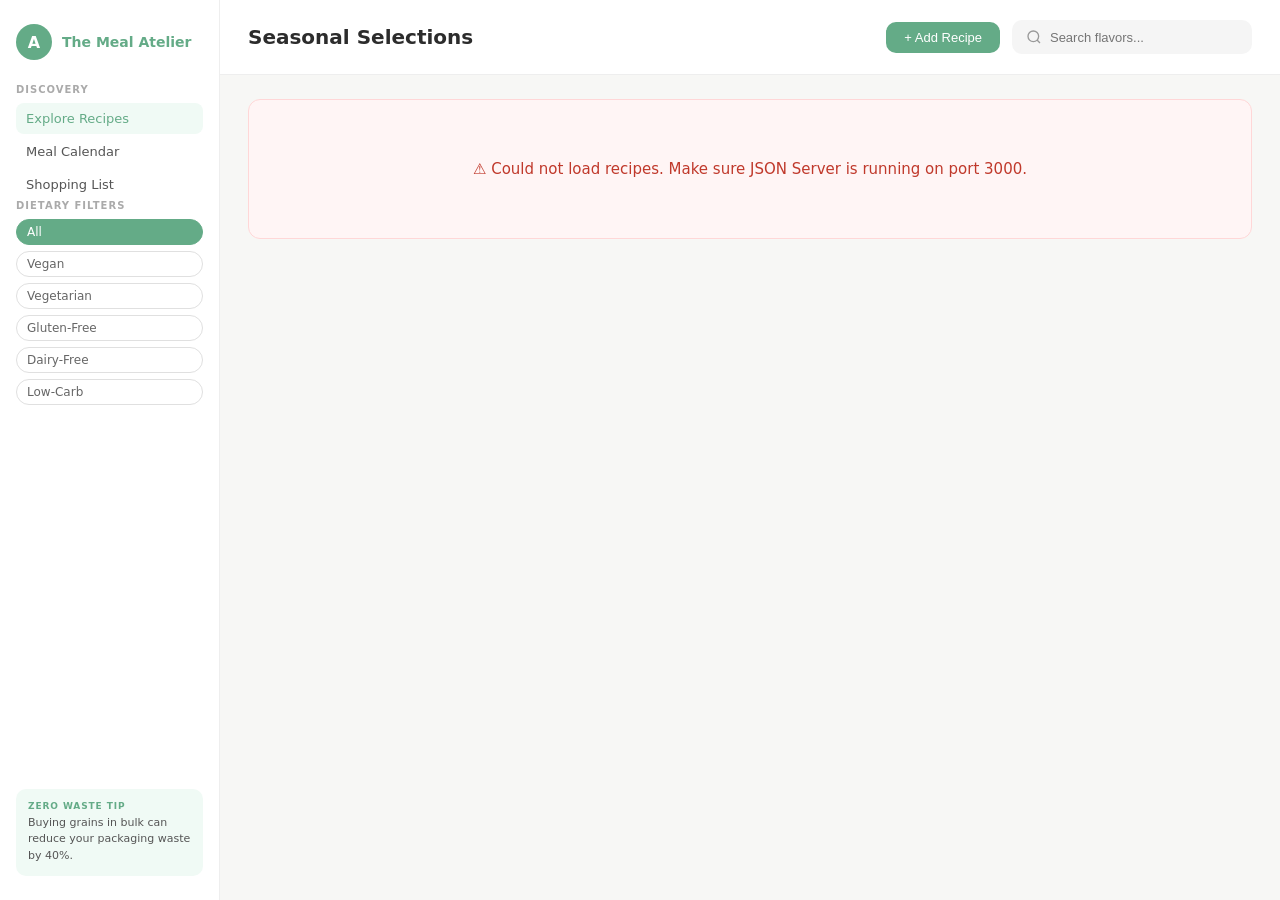
<file: index.html>
<!DOCTYPE html>
<html lang="en">
<head>
  <meta charset="UTF-8">
  <meta name="viewport" content="width=device-width, initial-scale=1.0">
  <title>The Meal Atelier</title>
  <link rel="stylesheet" href="css/style.css">
</head>
<body>

  <aside class="left-box">
    <div class="logo-section">
      <div class="avatar">A</div>
      <h1 class="brand-name">The Meal Atelier</h1>
    </div>

    <nav>
      <div class="menu-group">
        <p class="menu-label">DISCOVERY</p>
        <ul>
          <li class="active-menu">Explore Recipes</li>
          <li onclick="window.location.href='planner.html'">Meal Calendar</li>
          <li onclick="window.location.href='grocery.html'">Shopping List</li>
        </ul>
      </div>

      <div class="menu-group">
        <p class="menu-label">DIETARY FILTERS</p>
        <div class="filter-tags">
          <span class="filter-tag active-filter" data-filter="All">All</span>
          <span class="filter-tag" data-filter="Vegan">Vegan</span>
          <span class="filter-tag" data-filter="Vegetarian">Vegetarian</span>
          <span class="filter-tag" data-filter="Gluten-Free">Gluten-Free</span>
          <span class="filter-tag" data-filter="Dairy-Free">Dairy-Free</span>
          <span class="filter-tag" data-filter="Low-Carb">Low-Carb</span>
        </div>
      </div>
    </nav>

    <div class="tip-box">
      <p class="tip-label">ZERO WASTE TIP</p>
      <p class="tip-text">Buying grains in bulk can reduce your packaging waste by 40%.</p>
    </div>
  </aside>

  <div class="main-content">

  <div class="top-bar">
    <div class="header-text">
      <h2>Seasonal Selections</h2>
    </div>
    <div class="topbar-actions">
      <button id="toggleFormBtn" class="btn-add-recipe" onclick="toggleAddForm()">
        + Add Recipe
      </button>
      <div class="search-box">
        <svg width="18" height="18" viewBox="0 0 24 24" fill="none" stroke="#999" stroke-width="2">
          <circle cx="11" cy="11" r="8"></circle>
          <line x1="21" y1="21" x2="16.65" y2="16.65"></line>
        </svg>
        <input type="text" id="searchInput" placeholder="Search flavors...">
      </div>
    </div>
  </div>

    <main id="container" aria-live="polite"></main>
    
    <div id="addRecipeContainer" style="display:none;">
      <section class="add-recipe-section" id="addRecipeSection">
        <h2 class="section-title">Add a Recipe</h2>
        <form id="addRecipeForm" novalidate>

          <div class="form-row">
            <div class="input-group">
              <label for="r-title">Recipe Title <span class="required">*</span></label>
              <input type="text" id="r-title" placeholder="e.g. Avocado Toast">
              <span class="error-msg" id="err-title"></span>
            </div>
            <div class="input-group">
              <label for="r-calories">Calories (kcal) <span class="required">*</span></label>
              <input type="number" id="r-calories" placeholder="e.g. 320" min="1">
              <span class="error-msg" id="err-calories"></span>
            </div>
          </div>

          <div class="form-row">
            <div class="input-group">
              <label for="r-rating">Rating (1–5) <span class="required">*</span></label>
              <input type="number" id="r-rating" placeholder="e.g. 4.5" min="1" max="5" step="0.1">
              <span class="error-msg" id="err-rating"></span>
            </div>
            <div class="input-group">
              <label for="r-category">Dietary Category <span class="required">*</span></label>
              <select id="r-category" multiple>
                <option value="Vegan">Vegan</option>
                <option value="Vegetarian">Vegetarian</option>
                <option value="Gluten-Free">Gluten-Free</option>
                <option value="Dairy-Free">Dairy-Free</option>
                <option value="Low-Carb">Low-Carb</option>
              </select>
              <span class="error-msg" id="err-category"></span>
            </div>
          </div>

          <div class="input-group full-width">
            <label for="r-description">Description <span class="required">*</span></label>
            <input type="text" id="r-description" placeholder="Brief description of the dish">
            <span class="error-msg" id="err-description"></span>
          </div>

          <div class="input-group full-width">
            <label for="r-ingredients">Ingredients <span class="required">*</span> <small>(comma separated)</small></label>
            <input type="text" id="r-ingredients" placeholder="e.g. Eggs, Spinach, Cheese">
            <span class="error-msg" id="err-ingredients"></span>
          </div>

          <div class="input-group full-width">
            <label for="r-instructions">Instructions <span class="required">*</span></label>
            <textarea id="r-instructions" rows="3" placeholder="Step by step cooking instructions..."></textarea>
            <span class="error-msg" id="err-instructions"></span>
          </div>

          <div class="form-actions">
            <button type="submit" class="btn-submit" id="submitBtn">Add Recipe</button>
            <span class="error-msg" id="err-form"></span>
          </div>

        </form>
      </section>
    </div>

  </div>


  <div id="recipeModal" class="modal" role="dialog" aria-modal="true" aria-labelledby="modalTitle">
    <div class="modal-content">
      <button class="close-btn" onclick="closeModal('recipeModal')" aria-label="Close">&times;</button>
      <h2 id="modalTitle" class="atelier-title"></h2>
      <div class="modal-body">
        <div id="ingredientsList"></div>
        <p id="modalInstructions"></p>
      </div>
    </div>
  </div>

  <script src="js/app.js"></script>
</body>
</html>
</file>
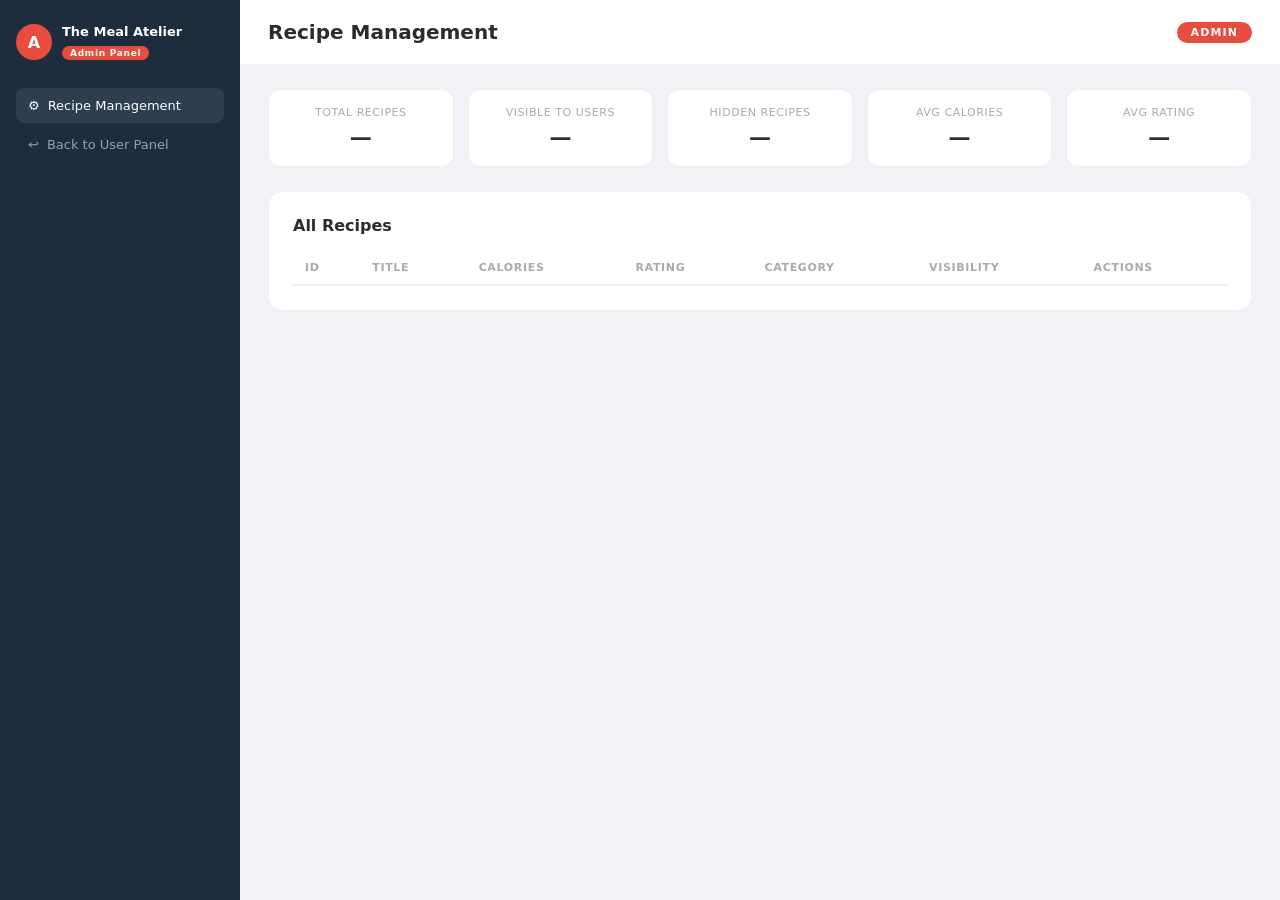
<file: admin.html>
<!DOCTYPE html>
<html lang="en">
<head>
  <meta charset="UTF-8">
  <meta name="viewport" content="width=device-width, initial-scale=1.0">
  <title>Admin — The Meal Atelier</title>
  <link rel="stylesheet" href="css/style.css">
  <link rel="stylesheet" href="css/admin.css">
</head>
<body class="admin-body">

  <aside class="admin-sidebar">
    <div class="logo-section">
      <div class="avatar admin-avatar">A</div>
      <div>
        <h1 class="brand-name">The Meal Atelier</h1>
        <span class="admin-badge">Admin Panel</span>
      </div>
    </div>
    <nav>
      <ul>
        <li class="active-menu" onclick="window.location.href='admin.html'">
          <span>&#9881;</span> Recipe Management
        </li>
        <li onclick="window.location.href='index.html'">
          <span>&#8617;</span> Back to User Panel
        </li>
      </ul>
    </nav>
  </aside>

  <div class="admin-main">

    <header class="admin-topbar">
      <h2>Recipe Management</h2>
      <span class="admin-label">ADMIN</span>
    </header>

    <section class="stats-section" aria-label="Summary statistics">
      <div class="stats-row" id="statsRow">
        <div class="stat-card"><p class="stat-label">Total Recipes</p><p class="stat-value" id="stat-total">—</p></div>
        <div class="stat-card"><p class="stat-label">Visible to Users</p><p class="stat-value" id="stat-visible">—</p></div>
        <div class="stat-card"><p class="stat-label">Hidden Recipes</p><p class="stat-value" id="stat-hidden">—</p></div>
        <div class="stat-card"><p class="stat-label">Avg Calories</p><p class="stat-value" id="stat-avgcal">—</p></div>
        <div class="stat-card"><p class="stat-label">Avg Rating</p><p class="stat-value" id="stat-avgrating">—</p></div>
      </div>
    </section>

    
    <section id="editSection" class="edit-section" style="display:none;" aria-label="Edit recipe form">
      <h3>Edit Recipe</h3>
      <form id="editForm" novalidate>
        <input type="hidden" id="edit-id">

        <div class="form-row">
          <div class="input-group">
            <label for="edit-title">Title <span class="required">*</span></label>
            <input type="text" id="edit-title" required>
            <span class="error-msg" id="edit-err-title"></span>
          </div>
          <div class="input-group">
            <label for="edit-calories">Calories <span class="required">*</span></label>
            <input type="number" id="edit-calories" required min="1">
            <span class="error-msg" id="edit-err-calories"></span>
          </div>
        </div>

        <div class="form-row">
          <div class="input-group">
            <label for="edit-rating">Rating (1–5) <span class="required">*</span></label>
            <input type="number" id="edit-rating" required min="1" max="5" step="0.1">
            <span class="error-msg" id="edit-err-rating"></span>
          </div>
          <div class="input-group">
            <label for="edit-category">Category</label>
            <select id="edit-category" multiple>
              <option value="Vegan">Vegan</option>
              <option value="Vegetarian">Vegetarian</option>
              <option value="Gluten-Free">Gluten-Free</option>
              <option value="Dairy-Free">Dairy-Free</option>
              <option value="Low-Carb">Low-Carb</option>
            </select>
          </div>
        </div>

        <div class="input-group full-width">
          <label for="edit-description">Description</label>
          <input type="text" id="edit-description">
        </div>

        <div class="input-group full-width">
          <label for="edit-ingredients">Ingredients <small>(comma separated)</small></label>
          <input type="text" id="edit-ingredients">
        </div>

        <div class="input-group full-width">
          <label for="edit-instructions">Instructions</label>
          <textarea id="edit-instructions" rows="3"></textarea>
        </div>

        <div class="input-group">
          <label class="checkbox-label">
            <input type="checkbox" id="edit-hidden">
            Hide from users
          </label>
        </div>

        <div class="form-actions">
          <button type="submit" class="btn-submit">Save Changes</button>
          <button type="button" class="btn-cancel" onclick="closeEdit()">Cancel</button>
        </div>
      </form>
    </section>

    
    <section class="table-section" aria-label="All recipes">
      <div class="table-header-row">
        <h3>All Recipes</h3>
        <p id="adminStatus" class="status-msg"></p>
      </div>
      <div class="table-wrapper">
        <table id="adminTable" aria-label="Recipes management table">
          <thead>
            <tr>
              <th>ID</th>
              <th>Title</th>
              <th>Calories</th>
              <th>Rating</th>
              <th>Category</th>
              <th>Visibility</th>
              <th>Actions</th>
            </tr>
          </thead>
          <tbody id="adminTableBody"></tbody>
        </table>
      </div>
    </section>

  </div>

  <script src="js/admin.js"></script>
</body>
</html>
</file>
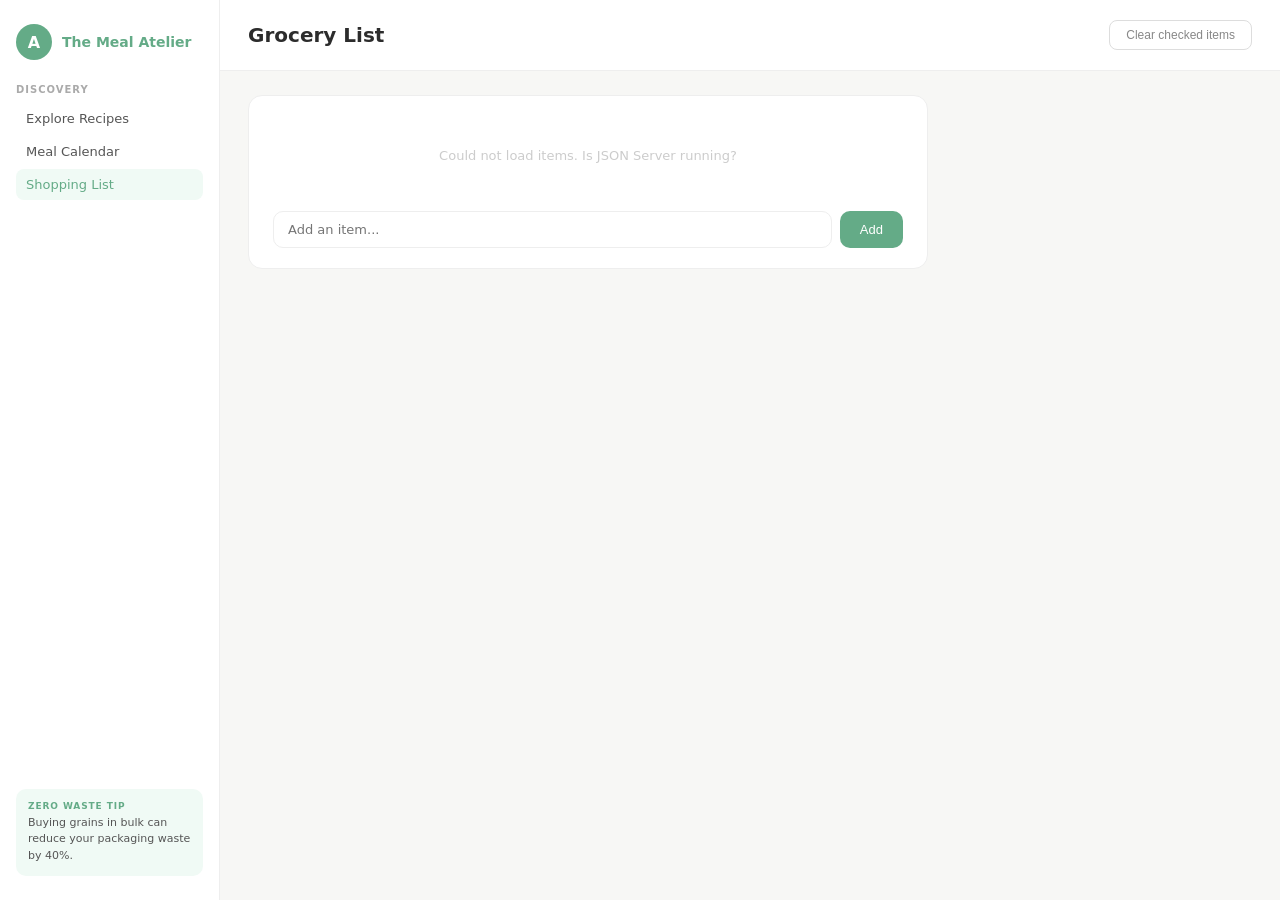
<file: grocery.html>
<!DOCTYPE html>
<html lang="en">
<head>
  <meta charset="UTF-8">
  <meta name="viewport" content="width=device-width, initial-scale=1.0">
  <title>Grocery List — The Meal Atelier</title>
  <link rel="stylesheet" href="css/style.css">
  <link rel="stylesheet" href="css/grocery.css">
</head>
<body>

  <aside class="left-box">
    <div class="logo-section">
      <div class="avatar">A</div>
      <h1 class="brand-name">The Meal Atelier</h1>
    </div>
    <nav>
      <div class="menu-group">
        <p class="menu-label">DISCOVERY</p>
        <ul>
          <li onclick="window.location.href='index.html'">Explore Recipes</li>
          <li onclick="window.location.href='planner.html'">Meal Calendar</li>
          <li class="active-menu">Shopping List</li>
        </ul>
      </div>
    </nav>
    <div class="tip-box">
      <p class="tip-label">ZERO WASTE TIP</p>
      <p class="tip-text">Buying grains in bulk can reduce your packaging waste by 40%.</p>
    </div>
  </aside>

  <div class="main-content">
    <div class="top-bar">
      <div class="header-text"><h2>Grocery List</h2></div>
      <button id="clearChecked" class="btn-clear">Clear checked items</button>
    </div>

    <main>
      <div class="grocery-wrapper">
        <div class="grocery-card">
          <ul id="grocery-list"></ul>
          <div class="add-row">
            <input type="text" id="grocery-input" placeholder="Add an item...">
            <button onclick="addItem()">Add</button>
          </div>
        </div>
      </div>
    </main>
  </div>

  <script src="js/grocery.js"></script>
</body>
</html>
</file>
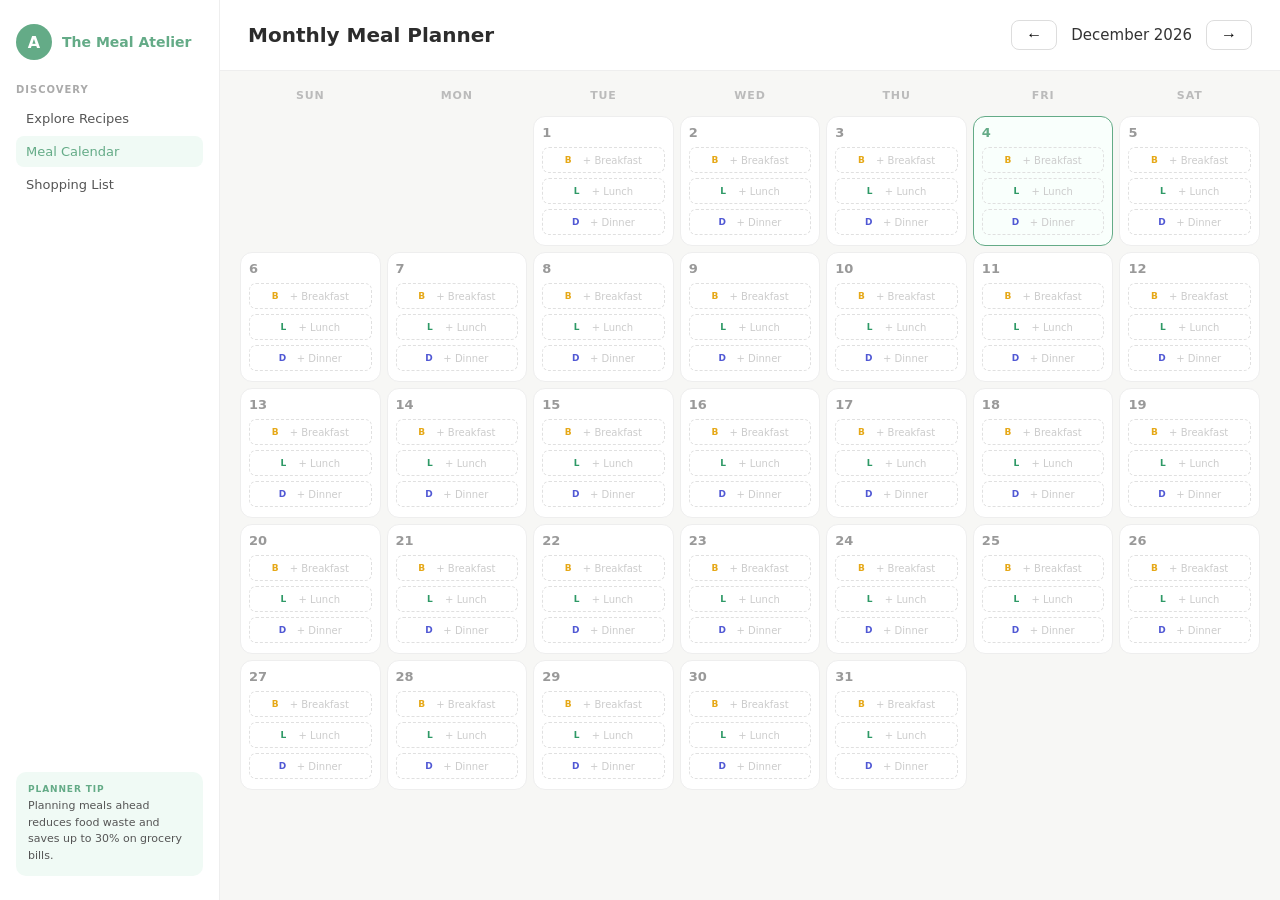
<file: planner.html>
<!DOCTYPE html>
<html lang="en">
<head>
  <meta charset="UTF-8">
  <meta name="viewport" content="width=device-width, initial-scale=1.0">
  <title>Meal Planner — The Meal Atelier</title>
  <link rel="stylesheet" href="css/style.css">
  <link rel="stylesheet" href="css/planner.css">
</head>
<body>

  <aside class="left-box">
    <div class="logo-section">
      <div class="avatar">A</div>
      <h1 class="brand-name">The Meal Atelier</h1>
    </div>
    <nav>
      <div class="menu-group">
        <p class="menu-label">DISCOVERY</p>
        <ul>
          <li onclick="window.location.href='index.html'">Explore Recipes</li>
          <li class="active-menu">Meal Calendar</li>
          <li onclick="window.location.href='grocery.html'">Shopping List</li>
        </ul>
      </div>
    </nav>
    <div class="tip-box">
      <p class="tip-label">PLANNER TIP</p>
      <p class="tip-text">Planning meals ahead reduces food waste and saves up to 30% on grocery bills.</p>
    </div>
  </aside>

  <div class="main-content">

    <div class="top-bar">
      <div class="header-text">
        <h2>Monthly Meal Planner</h2>
      </div>
      <div class="month-nav">
        <button id="prevMonth" aria-label="Previous month">&#8592;</button>
        <span id="monthLabel"></span>
        <button id="nextMonth" aria-label="Next month">&#8594;</button>
      </div>
    </div>

  
    <div class="calendar-dow-header">
      <div>Sun</div><div>Mon</div><div>Tue</div>
      <div>Wed</div><div>Thu</div><div>Fri</div><div>Sat</div>
    </div>

    <main>
      <div class="calendar-grid" id="calendarGrid"></div>
    </main>

  </div>

 
  <div id="mealPickerModal" class="modal" role="dialog" aria-modal="true" aria-label="Pick a meal">
    <div class="modal-content picker-modal-content">
      <button class="close-btn" onclick="closeMealPicker()" aria-label="Close">&times;</button>
      <h2 class="atelier-title" id="pickerTitle">Pick a Meal</h2>
      <p id="pickerSubtitle" class="picker-subtitle"></p>
      <input type="text" id="mealSearch" placeholder="Search recipes..." autocomplete="off">
      <div id="mealPickerList"></div>
    </div>
  </div>

  <script src="js/planner.js"></script>
</body>
</html>
</file>
<file: css/style.css>
*, *::before, *::after {
  box-sizing: border-box;
  margin: 0;
  padding: 0;
}

body {
  font-family: 'Segoe UI', system-ui, sans-serif;
  background: #f7f7f5;
  color: #2c2c2c;
  display: flex;
  min-height: 100vh;
}


.left-box {
  width: 220px;
  min-height: 100vh;
  background: #fff;
  border-right: 1px solid #eee;
  padding: 24px 16px;
  position: fixed;
  top: 0;
  left: 0;
  display: flex;
  flex-direction: column;
  gap: 24px;
  overflow-y: auto;
}

.logo-section {
  display: flex;
  align-items: center;
  gap: 10px;
}

.avatar {
  width: 36px;
  height: 36px;
  border-radius: 50%;
  background: #64ab87;
  color: white;
  display: flex;
  align-items: center;
  justify-content: center;
  font-weight: 600;
  font-size: 16px;
  flex-shrink: 0;
}

.brand-name {
  font-size: 14px;
  font-weight: 600;
  color: #64ab87;
  line-height: 1.3;
}

.menu-group { display: flex; flex-direction: column; gap: 8px; }

.menu-label {
  font-size: 10px;
  font-weight: 700;
  letter-spacing: 0.1em;
  color: #aaa;
}

nav ul { list-style: none; display: flex; flex-direction: column; gap: 2px; }

nav ul li {
  font-size: 13px;
  padding: 8px 10px;
  border-radius: 8px;
  cursor: pointer;
  color: #555;
  transition: background 0.15s, color 0.15s;
}

nav ul li:hover { background: #f0faf5; color: #64ab87; }
nav ul li.active-menu { background: #f0faf5; color: #64ab87; font-weight: 500; }

.filter-tags {
  display: flex;
  flex-direction: column;
  gap: 6px;
}

.filter-tag {
  padding: 5px 10px;
  border-radius: 20px;
  border: 1px solid #e0e0e0;
  font-size: 12px;
  cursor: pointer;
  color: #666;
  transition: all 0.15s;
  user-select: none;
}

.filter-tag:hover { border-color: #64ab87; color: #64ab87; }
.filter-tag.active-filter { background: #64ab87; color: #fff; border-color: #64ab87; }

.tip-box {
  margin-top: auto;
  background: #f0faf5;
  border-radius: 10px;
  padding: 12px;
}

.tip-label {
  font-size: 9px;
  font-weight: 700;
  letter-spacing: 0.1em;
  color: #64ab87;
  margin-bottom: 4px;
}

.tip-text { font-size: 11px; color: #555; line-height: 1.5; }


.main-content {
  margin-left: 220px;
  flex: 1;
  display: flex;
  flex-direction: column;
  min-height: 100vh;
}


.top-bar {
  display: flex;
  align-items: center;
  justify-content: space-between;
  padding: 20px 28px;
  background: #fff;
  border-bottom: 1px solid #eee;
  position: sticky;
  top: 0;
  z-index: 10;
}

.top-bar h2 { font-size: 20px; font-weight: 600; }

.topbar-actions {
  display: flex;
  align-items: center;
  gap: 12px;
}

.btn-add-recipe {
  padding: 8px 18px;
  background: #64ab87;
  color: white;
  border: none;
  border-radius: 10px;
  font-size: 13px;
  font-weight: 500;
  cursor: pointer;
  transition: background 0.15s;
  white-space: nowrap;
}

.btn-add-recipe:hover { background: #4f9470; }

.search-box {
  display: flex;
  align-items: center;
  gap: 8px;
  background: #f5f5f5;
  border-radius: 10px;
  padding: 8px 14px;
  width: 240px;
}

.search-box input {
  border: none;
  background: transparent;
  outline: none;
  font-size: 13px;
  width: 100%;
  color: #333;
}


#container {
  display: grid;
  grid-template-columns: repeat(auto-fill, minmax(240px, 1fr));
  gap: 20px;
  padding: 24px 28px;
}

.box {
  background: #fff;
  border-radius: 16px;
  border: 1px solid #eee;
  overflow: hidden;
  cursor: pointer;
  transition: transform 0.2s, box-shadow 0.2s;
}

.box:hover {
  transform: translateY(-4px);
  box-shadow: 0 8px 24px rgba(0,0,0,0.08);
}

.box img {
  width: 100%;
  height: 160px;
  object-fit: cover;
  display: block;
}

.recipe-info { padding: 12px 14px 8px; }
.recipe-info h3 { font-size: 15px; font-weight: 600; margin-bottom: 4px; }
.recipe-info p { font-size: 12px; color: #777; line-height: 1.5; }

.recipe-stats {
  display: flex;
  justify-content: space-between;
  padding: 8px 14px 12px;
  font-size: 12px;
  color: #555;
}


.loading-state, .error-state, .empty-state {
  grid-column: 1 / -1;
  text-align: center;
  padding: 60px 20px;
  font-size: 15px;
}

.loading-state { color: #aaa; }

.error-state {
  color: #c0392b;
  background: #fff5f5;
  border-radius: 12px;
  border: 1px solid #ffd7d7;
}

.empty-state { color: #aaa; }


.add-recipe-section {
  margin: 0 28px 40px;
  background: #fff;
  border-radius: 16px;
  border: 1px solid #eee;
  padding: 28px;
}

.section-title {
  font-size: 18px;
  font-weight: 600;
  margin-bottom: 20px;
  color: #64ab87;
}

.form-row {
  display: grid;
  grid-template-columns: 1fr 1fr;
  gap: 16px;
  margin-bottom: 16px;
}

.input-group {
  display: flex;
  flex-direction: column;
  gap: 6px;
}

.input-group.full-width {
  grid-column: 1 / -1;
  margin-bottom: 16px;
}

.input-group label {
  font-size: 13px;
  font-weight: 500;
  color: #444;
}

.input-group input,
.input-group select,
.input-group textarea {
  padding: 10px 12px;
  border: 1px solid #ddd;
  border-radius: 10px;
  font-size: 13px;
  font-family: inherit;
  color: #333;
  transition: border-color 0.15s;
  background: #fafafa;
}

.input-group input:focus,
.input-group select:focus,
.input-group textarea:focus {
  outline: none;
  border-color: #64ab87;
  background: #fff;
}

.input-group select[multiple] { height: 90px; }
.input-group textarea { resize: vertical; min-height: 80px; }

.required { color: #e05; }

.error-msg {
  font-size: 11px;
  color: #e05;
  min-height: 16px;
  display: block;
}

.input-group input.input-error,
.input-group textarea.input-error {
  border-color: #e05;
}

.form-actions {
  display: flex;
  align-items: center;
  gap: 16px;
  margin-top: 8px;
}

.btn-submit {
  padding: 10px 28px;
  background: #64ab87;
  color: white;
  border: none;
  border-radius: 10px;
  font-size: 14px;
  font-weight: 500;
  cursor: pointer;
  transition: background 0.15s;
}

.btn-submit:hover { background: #4f9470; }
.btn-submit:disabled { background: #aaa; cursor: not-allowed; }


.modal {
  display: none;
  position: fixed;
  inset: 0;
  background: rgba(0,0,0,0.45);
  z-index: 100;
  align-items: center;
  justify-content: center;
  padding: 20px;
}

.modal-content {
  background: #fff;
  border-radius: 16px;
  padding: 28px;
  width: 100%;
  max-width: 540px;
  max-height: 85vh;
  overflow-y: auto;
  position: relative;
}

.close-btn {
  position: absolute;
  top: 16px;
  right: 20px;
  background: none;
  border: none;
  font-size: 24px;
  cursor: pointer;
  color: #aaa;
  line-height: 1;
  padding: 0;
}

.close-btn:hover { color: #333; }

.atelier-title {
  font-size: 20px;
  font-weight: 600;
  color: #64ab87;
  margin-bottom: 16px;
}

.modal-body { display: flex; flex-direction: column; gap: 16px; }

#ingredientsList h4 { font-size: 14px; font-weight: 600; margin-bottom: 8px; }
#ingredientsList ul { padding-left: 18px; }
#ingredientsList ul li { font-size: 13px; color: #555; margin-bottom: 4px; }
#modalInstructions { font-size: 13px; color: #555; line-height: 1.7; }
</file>
<file: css/admin.css>
.admin-body {
  background: #f0f2f5;
}

.admin-sidebar {
  width: 240px;
  min-height: 100vh;
  background: #1e2d3d;
  padding: 24px 16px;
  position: fixed;
  top: 0;
  left: 0;
  display: flex;
  flex-direction: column;
  gap: 28px;
  overflow-y: auto;
}

.admin-sidebar .logo-section {
  display: flex;
  align-items: center;
  gap: 10px;
}

.admin-avatar {
  background: #e74c3c !important;
}

.admin-sidebar .brand-name {
  color: #fff;
  font-size: 13px;
}

.admin-badge {
  display: inline-block;
  background: #e74c3c;
  color: white;
  font-size: 9px;
  font-weight: 700;
  letter-spacing: 0.08em;
  padding: 2px 8px;
  border-radius: 10px;
  margin-top: 2px;
}

.admin-sidebar nav ul { list-style: none; display: flex; flex-direction: column; gap: 4px; }

.admin-sidebar nav ul li {
  font-size: 13px;
  padding: 10px 12px;
  border-radius: 8px;
  cursor: pointer;
  color: #8fa3b8;
  display: flex;
  align-items: center;
  gap: 8px;
  transition: background 0.15s, color 0.15s;
}

.admin-sidebar nav ul li:hover { background: #2c3e50; color: #fff; }
.admin-sidebar nav ul li.active-menu { background: #2c3e50; color: #fff; }

.admin-main {
  margin-left: 240px;
  flex: 1;
  display: flex;
  flex-direction: column;
  min-height: 100vh;
}


.admin-topbar {
  display: flex;
  align-items: center;
  justify-content: space-between;
  padding: 20px 28px;
  background: #fff;
  border-bottom: 1px solid #eee;
}

.admin-topbar h2 { font-size: 20px; font-weight: 600; }

.admin-label {
  background: #e74c3c;
  color: white;
  font-size: 11px;
  font-weight: 700;
  letter-spacing: 0.1em;
  padding: 4px 14px;
  border-radius: 20px;
}

/* ===== STATS ===== */
.stats-section { padding: 24px 28px 0; }

.stats-row {
  display: grid;
  grid-template-columns: repeat(5, 1fr);
  gap: 14px;
}

.stat-card {
  background: #fff;
  border: 1px solid #eee;
  border-radius: 12px;
  padding: 16px 18px;
  text-align: center;
}

.stat-label { font-size: 11px; color: #aaa; margin-bottom: 6px; font-weight: 500; text-transform: uppercase; letter-spacing: 0.05em; }
.stat-value { font-size: 22px; font-weight: 600; color: #2c2c2c; }


.edit-section {
  margin: 24px 28px 0;
  background: #fff;
  border-radius: 14px;
  border: 1px solid #eee;
  padding: 24px;
}

.edit-section h3 {
  font-size: 16px;
  font-weight: 600;
  margin-bottom: 18px;
  color: #e74c3c;
}

.checkbox-label {
  display: flex;
  align-items: center;
  gap: 8px;
  font-size: 13px;
  cursor: pointer;
}

.btn-cancel {
  padding: 10px 20px;
  background: transparent;
  color: #666;
  border: 1px solid #ddd;
  border-radius: 10px;
  font-size: 14px;
  cursor: pointer;
  transition: background 0.15s;
}

.btn-cancel:hover { background: #f5f5f5; }


.table-section {
  margin: 24px 28px 40px;
  background: #fff;
  border-radius: 14px;
  border: 1px solid #eee;
  padding: 24px;
}

.table-header-row {
  display: flex;
  align-items: center;
  justify-content: space-between;
  margin-bottom: 16px;
}

.table-header-row h3 { font-size: 16px; font-weight: 600; }

.status-msg { font-size: 13px; color: #aaa; }
.status-msg.error { color: #e74c3c; }
.status-msg.success { color: #64ab87; }

.table-wrapper { overflow-x: auto; }

#adminTable {
  width: 100%;
  border-collapse: collapse;
  font-size: 13px;
}

#adminTable th {
  text-align: left;
  padding: 10px 12px;
  border-bottom: 2px solid #f0f0f0;
  color: #aaa;
  font-size: 11px;
  font-weight: 700;
  text-transform: uppercase;
  letter-spacing: 0.06em;
  white-space: nowrap;
}

#adminTable td {
  padding: 12px;
  border-bottom: 1px solid #f7f7f7;
  vertical-align: middle;
}

#adminTable tr:last-child td { border-bottom: none; }
#adminTable tr:hover td { background: #fafafa; }

.visibility-pill {
  display: inline-block;
  padding: 3px 10px;
  border-radius: 20px;
  font-size: 11px;
  font-weight: 600;
}

.pill-visible { background: #e8f8f2; color: #2e7d5e; }
.pill-hidden  { background: #ffeaea; color: #c0392b; }

.category-tags { display: flex; flex-wrap: wrap; gap: 4px; }

.cat-tag {
  background: #f0faf5;
  color: #4f9470;
  font-size: 10px;
  padding: 2px 8px;
  border-radius: 10px;
  font-weight: 500;
}

.action-btns { display: flex; gap: 6px; }

.btn-edit {
  padding: 5px 12px;
  background: transparent;
  border: 1px solid #64ab87;
  color: #64ab87;
  border-radius: 8px;
  font-size: 12px;
  cursor: pointer;
  transition: background 0.15s;
}

.btn-edit:hover { background: #f0faf5; }

.btn-delete {
  padding: 5px 12px;
  background: transparent;
  border: 1px solid #e74c3c;
  color: #e74c3c;
  border-radius: 8px;
  font-size: 12px;
  cursor: pointer;
  transition: background 0.15s;
}

.btn-delete:hover { background: #fff5f5; }
</file>
<file: css/grocery.css>
.grocery-wrapper {
  padding: 24px 28px;
}

.grocery-card {
  background: #fff;
  border: 1px solid #eee;
  border-radius: 14px;
  padding: 20px 24px;
  max-width: 680px;
}

.grocery-card ul { list-style: none; }

.grocery-item {
  display: flex;
  align-items: center;
  gap: 10px;
  padding: 10px 0;
  border-bottom: 1px solid #f5f5f5;
}

.grocery-item:last-child { border-bottom: none; }

.grocery-item input[type="checkbox"] {
  width: 16px;
  height: 16px;
  accent-color: #64ab87;
  cursor: pointer;
  flex-shrink: 0;
}

.grocery-item label {
  flex: 1;
  font-size: 14px;
  cursor: pointer;
  color: #333;
  transition: color 0.15s;
}

.grocery-item label.done {
  text-decoration: line-through;
  color: #ccc;
}

.delete-item {
  color: #ddd;
  cursor: pointer;
  font-size: 18px;
  line-height: 1;
  flex-shrink: 0;
  border: none;
  background: none;
  padding: 0;
  transition: color 0.15s;
}

.delete-item:hover { color: #e05; }

.add-row {
  display: flex;
  gap: 8px;
  margin-top: 16px;
}

.add-row input {
  flex: 1;
  padding: 10px 14px;
  border: 1px solid #eee;
  border-radius: 10px;
  font-size: 13px;
  outline: none;
  font-family: inherit;
  transition: border-color 0.15s;
}

.add-row input:focus { border-color: #64ab87; }

.add-row button {
  padding: 10px 20px;
  background: #64ab87;
  color: white;
  border: none;
  border-radius: 10px;
  font-size: 13px;
  cursor: pointer;
  transition: background 0.15s;
}

.add-row button:hover { background: #4f9470; }

.btn-clear {
  padding: 7px 16px;
  background: transparent;
  border: 1px solid #ddd;
  border-radius: 8px;
  font-size: 12px;
  color: #888;
  cursor: pointer;
  transition: background 0.15s;
}

.btn-clear:hover { background: #f5f5f5; }

.grocery-empty {
  text-align: center;
  color: #ccc;
  font-size: 13px;
  padding: 32px 0;
}
</file>
<file: css/planner.css>
/* ===== MONTH NAV ===== */
.month-nav {
  display: flex;
  align-items: center;
  gap: 14px;
  font-size: 15px;
  font-weight: 500;
  color: #333;
}

.month-nav button {
  background: #fff;
  border: 1px solid #ddd;
  border-radius: 8px;
  padding: 5px 14px;
  font-size: 16px;
  cursor: pointer;
  transition: background 0.15s, border-color 0.15s;
}

.month-nav button:hover { background: #f0faf5; border-color: #64ab87; }


.calendar-dow-header {
  display: grid;
  grid-template-columns: repeat(7, 1fr);
  gap: 6px;
  padding: 12px 20px 0;
  text-align: center;
}

.calendar-dow-header div {
  font-size: 11px;
  font-weight: 700;
  text-transform: uppercase;
  letter-spacing: 0.08em;
  color: #bbb;
  padding: 6px 0;
}


.calendar-grid {
  display: grid;
  grid-template-columns: repeat(7, 1fr);
  gap: 6px;
  padding: 8px 20px 28px;
}


.calendar-filler {
  min-height: 130px;
  border-radius: 12px;
  background: transparent;
}


.day-card {
  background: #fff;
  border: 1px solid #eee;
  border-radius: 12px;
  padding: 8px;
  min-height: 130px;
  display: flex;
  flex-direction: column;
  gap: 5px;
  transition: box-shadow 0.15s;
}

.day-card:hover { box-shadow: 0 2px 12px rgba(0,0,0,0.06); }

.day-card.day-today {
  border-color: #64ab87;
  background: #f9fffc;
}

.day-number {
  font-size: 13px;
  font-weight: 600;
  color: #999;
  margin-bottom: 2px;
}

.day-card.day-today .day-number {
  color: #64ab87;
}


.meal-slot {
  display: flex;
  align-items: center;
  gap: 4px;
  border-radius: 7px;
  padding: 4px 6px;
  cursor: pointer;
  min-height: 26px;
  transition: background 0.15s;
  position: relative;
}


.meal-slot.empty {
  border: 1px dashed #e0e0e0;
  color: #ccc;
  font-size: 10px;
  justify-content: center;
}

.meal-slot.empty:hover { border-color: #64ab87; color: #64ab87; background: #f9fffc; }


.meal-slot.filled {
  border: 1px solid transparent;
}

.meal-slot.filled.breakfast { background: #fff8e6; border-color: #fde9a0; }
.meal-slot.filled.lunch     { background: #e8f8f2; border-color: #b6e8d0; }
.meal-slot.filled.dinner    { background: #eef0ff; border-color: #c8ccf7; }

.slot-label {
  font-size: 9px;
  font-weight: 700;
  text-transform: uppercase;
  letter-spacing: 0.05em;
  flex-shrink: 0;
  width: 14px;
}

.slot-label.breakfast { color: #e6a817; }
.slot-label.lunch     { color: #2e9966; }
.slot-label.dinner    { color: #5058d4; }

.slot-meal-name {
  font-size: 10px;
  color: #444;
  flex: 1;
  overflow: hidden;
  white-space: nowrap;
  text-overflow: ellipsis;
  font-weight: 500;
}

.slot-remove {
  background: none;
  border: none;
  color: #ccc;
  font-size: 14px;
  line-height: 1;
  cursor: pointer;
  padding: 0;
  flex-shrink: 0;
  display: none;
}

.meal-slot.filled:hover .slot-remove { display: block; }
.slot-remove:hover { color: #e05; }


.picker-modal-content {
  width: 100%;
  max-width: 480px;
}

.picker-subtitle {
  font-size: 12px;
  color: #aaa;
  margin-bottom: 12px;
  margin-top: -8px;
}

#mealSearch {
  width: 100%;
  padding: 10px 12px;
  border: 1px solid #ddd;
  border-radius: 10px;
  font-size: 13px;
  margin-bottom: 12px;
  outline: none;
  font-family: inherit;
}

#mealSearch:focus { border-color: #64ab87; }

#mealPickerList {
  display: flex;
  flex-direction: column;
  gap: 6px;
  max-height: 340px;
  overflow-y: auto;
}

.meal-option {
  padding: 10px 14px;
  border: 1px solid #eee;
  border-radius: 10px;
  cursor: pointer;
  display: flex;
  justify-content: space-between;
  align-items: center;
  transition: background 0.15s, border-color 0.15s;
}

.meal-option:hover { background: #f0faf5; border-color: #64ab87; }

.meal-option-title { font-size: 13px; font-weight: 500; }
.meal-option-meta  { font-size: 11px; color: #aaa; }

.planner-empty {
  text-align: center;
  color: #ccc;
  font-size: 13px;
  padding: 24px;
}


.meal-type-tabs {
  display: flex;
  gap: 6px;
  margin-bottom: 12px;
}

.meal-type-tab {
  padding: 5px 14px;
  border-radius: 20px;
  border: 1px solid #eee;
  font-size: 12px;
  cursor: pointer;
  background: transparent;
  color: #888;
  transition: all 0.15s;
}

.meal-type-tab.active-tab { color: #fff; border-color: transparent; }
.meal-type-tab.active-tab.breakfast { background: #e6a817; }
.meal-type-tab.active-tab.lunch     { background: #2e9966; }
.meal-type-tab.active-tab.dinner    { background: #5058d4; }
</file>
